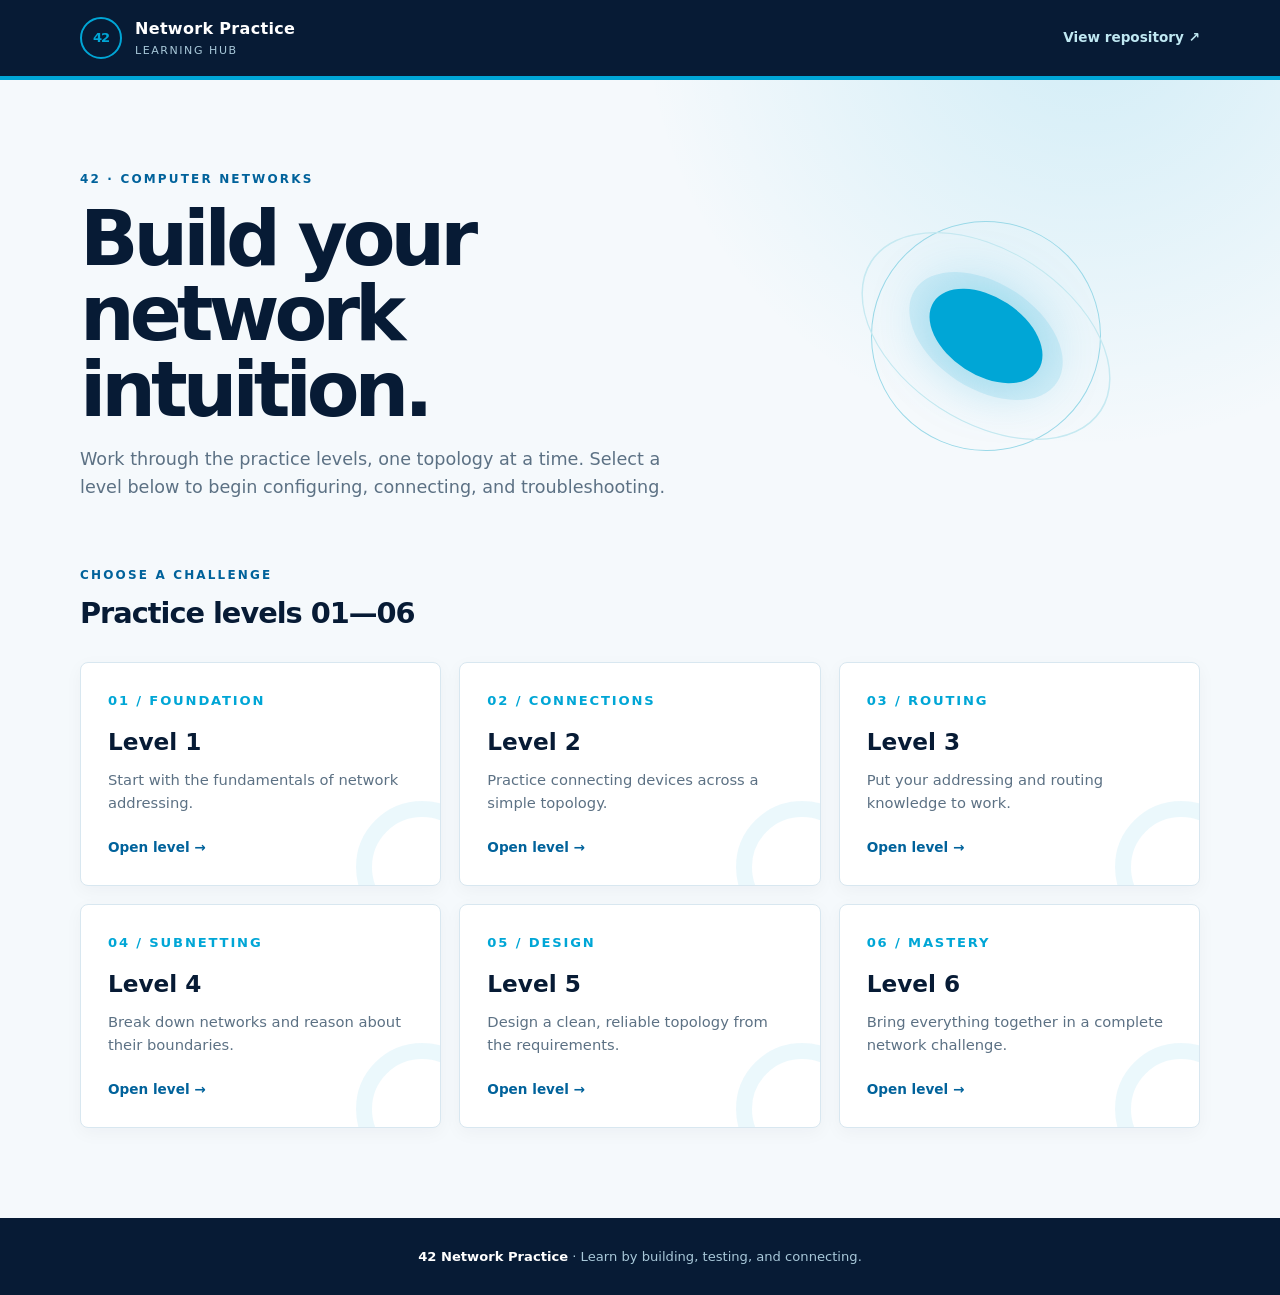
<file: index.html>
<!DOCTYPE html>
<html lang="en">
<head>
  <meta charset="UTF-8" />
  <meta name="viewport" content="width=device-width, initial-scale=1.0" />
  <meta name="description" content="42 Network Practice — choose a level and sharpen your networking skills." />
  <title>42 Network Practice | Learning Hub</title>
  <style>
    :root {
      --navy: #071b35;
      --blue: #00629b;
      --cyan: #00a6d6;
      --ink: #102a43;
      --muted: #5c7184;
      --paper: #f5f9fc;
      --white: #ffffff;
      --line: #d8e7f0;
      --shadow: 0 18px 45px rgba(7, 27, 53, 0.12);
    }

    * { box-sizing: border-box; }

    html { scroll-behavior: smooth; }

    body {
      margin: 0;
      color: var(--ink);
      background:
        radial-gradient(circle at 85% 0%, rgba(0, 166, 214, 0.15), transparent 28rem),
        var(--paper);
      font-family: Inter, ui-sans-serif, system-ui, -apple-system, BlinkMacSystemFont, "Segoe UI", sans-serif;
      line-height: 1.6;
    }

    a { color: inherit; text-decoration: none; }

    .topbar {
      background: var(--navy);
      border-bottom: 4px solid var(--cyan);
      color: var(--white);
    }

    .nav {
      width: min(1120px, calc(100% - 40px));
      margin: auto;
      min-height: 76px;
      display: flex;
      align-items: center;
      justify-content: space-between;
      gap: 24px;
    }

    .brand {
      display: inline-flex;
      align-items: center;
      gap: 13px;
      font-weight: 800;
      letter-spacing: .02em;
    }

    .brand-mark {
      width: 42px;
      height: 42px;
      display: grid;
      place-items: center;
      border: 2px solid var(--cyan);
      border-radius: 50%;
      color: var(--cyan);
      font-size: .82rem;
      font-weight: 900;
      letter-spacing: -.08em;
    }

    .brand small {
      display: block;
      color: #a8c8d9;
      font-size: .69rem;
      font-weight: 500;
      letter-spacing: .14em;
      text-transform: uppercase;
    }

    .github-link {
      color: #bfe8f2;
      font-size: .85rem;
      font-weight: 700;
    }

    .github-link:hover { color: var(--white); }

    main { width: min(1120px, calc(100% - 40px)); margin: auto; }

    .hero {
      display: grid;
      grid-template-columns: 1.2fr .8fr;
      align-items: center;
      gap: 50px;
      padding: 90px 0 65px;
    }

    .eyebrow {
      color: var(--blue);
      font-size: .75rem;
      font-weight: 800;
      letter-spacing: .18em;
      text-transform: uppercase;
    }

    h1 {
      max-width: 700px;
      margin: 12px 0 18px;
      color: var(--navy);
      font-size: clamp(2.7rem, 6vw, 5.4rem);
      line-height: .98;
      letter-spacing: -.065em;
    }

    .hero p {
      max-width: 600px;
      margin: 0;
      color: var(--muted);
      font-size: 1.1rem;
    }

    .hero-art {
      position: relative;
      min-height: 250px;
      display: grid;
      place-items: center;
    }

    .orbit {
      width: 230px;
      height: 230px;
      border: 1px solid #9bd9e8;
      border-radius: 50%;
      transform: rotate(-22deg);
    }

    .orbit::before, .orbit::after {
      content: "";
      position: absolute;
      inset: 28px;
      border: 1px solid #c6e9f1;
      border-radius: 50%;
      transform: rotate(55deg) scaleX(1.6);
    }

    .orbit::after { inset: 75px; background: var(--cyan); border: 0; box-shadow: 0 0 0 14px rgba(0, 166, 214, .12), 0 0 45px rgba(0, 166, 214, .35); }

    .section-heading { margin-bottom: 26px; }
    .section-heading h2 { margin: 5px 0 0; color: var(--navy); font-size: 1.8rem; letter-spacing: -.035em; }

    .levels {
      display: grid;
      grid-template-columns: repeat(3, 1fr);
      gap: 18px;
      padding-bottom: 90px;
    }

    .level-card {
      position: relative;
      overflow: hidden;
      min-height: 220px;
      padding: 27px;
      display: flex;
      flex-direction: column;
      justify-content: space-between;
      background: var(--white);
      border: 1px solid var(--line);
      border-radius: 8px;
      box-shadow: 0 5px 18px rgba(7, 27, 53, .04);
      transition: transform .2s ease, box-shadow .2s ease, border-color .2s ease;
    }

    .level-card::after {
      content: "";
      position: absolute;
      width: 100px;
      height: 100px;
      right: -48px;
      bottom: -48px;
      border: 16px solid rgba(0, 166, 214, .08);
      border-radius: 50%;
    }

    .level-card:hover, .level-card:focus-within {
      transform: translateY(-6px);
      border-color: var(--cyan);
      box-shadow: var(--shadow);
    }

    .level-number { color: var(--cyan); font-size: .82rem; font-weight: 900; letter-spacing: .14em; }
    .level-card h3 { margin: 12px 0 7px; color: var(--navy); font-size: 1.45rem; }
    .level-card p { margin: 0; color: var(--muted); font-size: .92rem; }

    .launch {
      margin-top: 22px;
      color: var(--blue);
      font-size: .85rem;
      font-weight: 800;
    }

    .launch::after { content: "  →"; transition: margin-left .2s ease; }
    .level-card:hover .launch::after { margin-left: 4px; }

    footer {
      padding: 28px 20px;
      background: var(--navy);
      color: #a8c8d9;
      text-align: center;
      font-size: .82rem;
    }

    footer strong { color: var(--white); }

    @media (max-width: 760px) {
      .nav { min-height: 68px; }
      .github-link { display: none; }
      .hero { grid-template-columns: 1fr; gap: 15px; padding: 65px 0 50px; }
      .hero-art { min-height: 180px; }
      .orbit { width: 170px; height: 170px; }
      .levels { grid-template-columns: 1fr; padding-bottom: 60px; }
    }
  </style>
</head>
<body>
  <header class="topbar">
    <nav class="nav" aria-label="Primary navigation">
      <a class="brand" href="index.html" aria-label="42 Network Practice home">
        <span class="brand-mark">42</span>
        <span>Network Practice<small>Learning hub</small></span>
      </a>
      <a class="github-link" href="https://github.com/fuadTamim1/42_net_practice" target="_blank" rel="noopener">View repository ↗</a>
    </nav>
  </header>

  <main>
    <section class="hero" aria-labelledby="page-title">
      <div>
        <div class="eyebrow">42 · Computer Networks</div>
        <h1 id="page-title">Build your network intuition.</h1>
        <p>Work through the practice levels, one topology at a time. Select a level below to begin configuring, connecting, and troubleshooting.</p>
      </div>
      <div class="hero-art" aria-hidden="true"><div class="orbit"></div></div>
    </section>

    <section aria-labelledby="levels-title">
      <div class="section-heading">
        <div class="eyebrow">Choose a challenge</div>
        <h2 id="levels-title">Practice levels 01—06</h2>
      </div>
      <div class="levels">
        <a class="level-card" href="level1.html"><div><div class="level-number">01 / FOUNDATION</div><h3>Level 1</h3><p>Start with the fundamentals of network addressing.</p></div><span class="launch">Open level</span></a>
        <a class="level-card" href="level2.html"><div><div class="level-number">02 / CONNECTIONS</div><h3>Level 2</h3><p>Practice connecting devices across a simple topology.</p></div><span class="launch">Open level</span></a>
        <a class="level-card" href="level3.html"><div><div class="level-number">03 / ROUTING</div><h3>Level 3</h3><p>Put your addressing and routing knowledge to work.</p></div><span class="launch">Open level</span></a>
        <a class="level-card" href="level4.html"><div><div class="level-number">04 / SUBNETTING</div><h3>Level 4</h3><p>Break down networks and reason about their boundaries.</p></div><span class="launch">Open level</span></a>
        <a class="level-card" href="level5.html"><div><div class="level-number">05 / DESIGN</div><h3>Level 5</h3><p>Design a clean, reliable topology from the requirements.</p></div><span class="launch">Open level</span></a>
        <a class="level-card" href="level6.html"><div><div class="level-number">06 / MASTERY</div><h3>Level 6</h3><p>Bring everything together in a complete network challenge.</p></div><span class="launch">Open level</span></a>
      </div>
    </section>
  </main>

  <footer><strong>42 Network Practice</strong> · Learn by building, testing, and connecting.</footer>
</body>
</html>
</file>
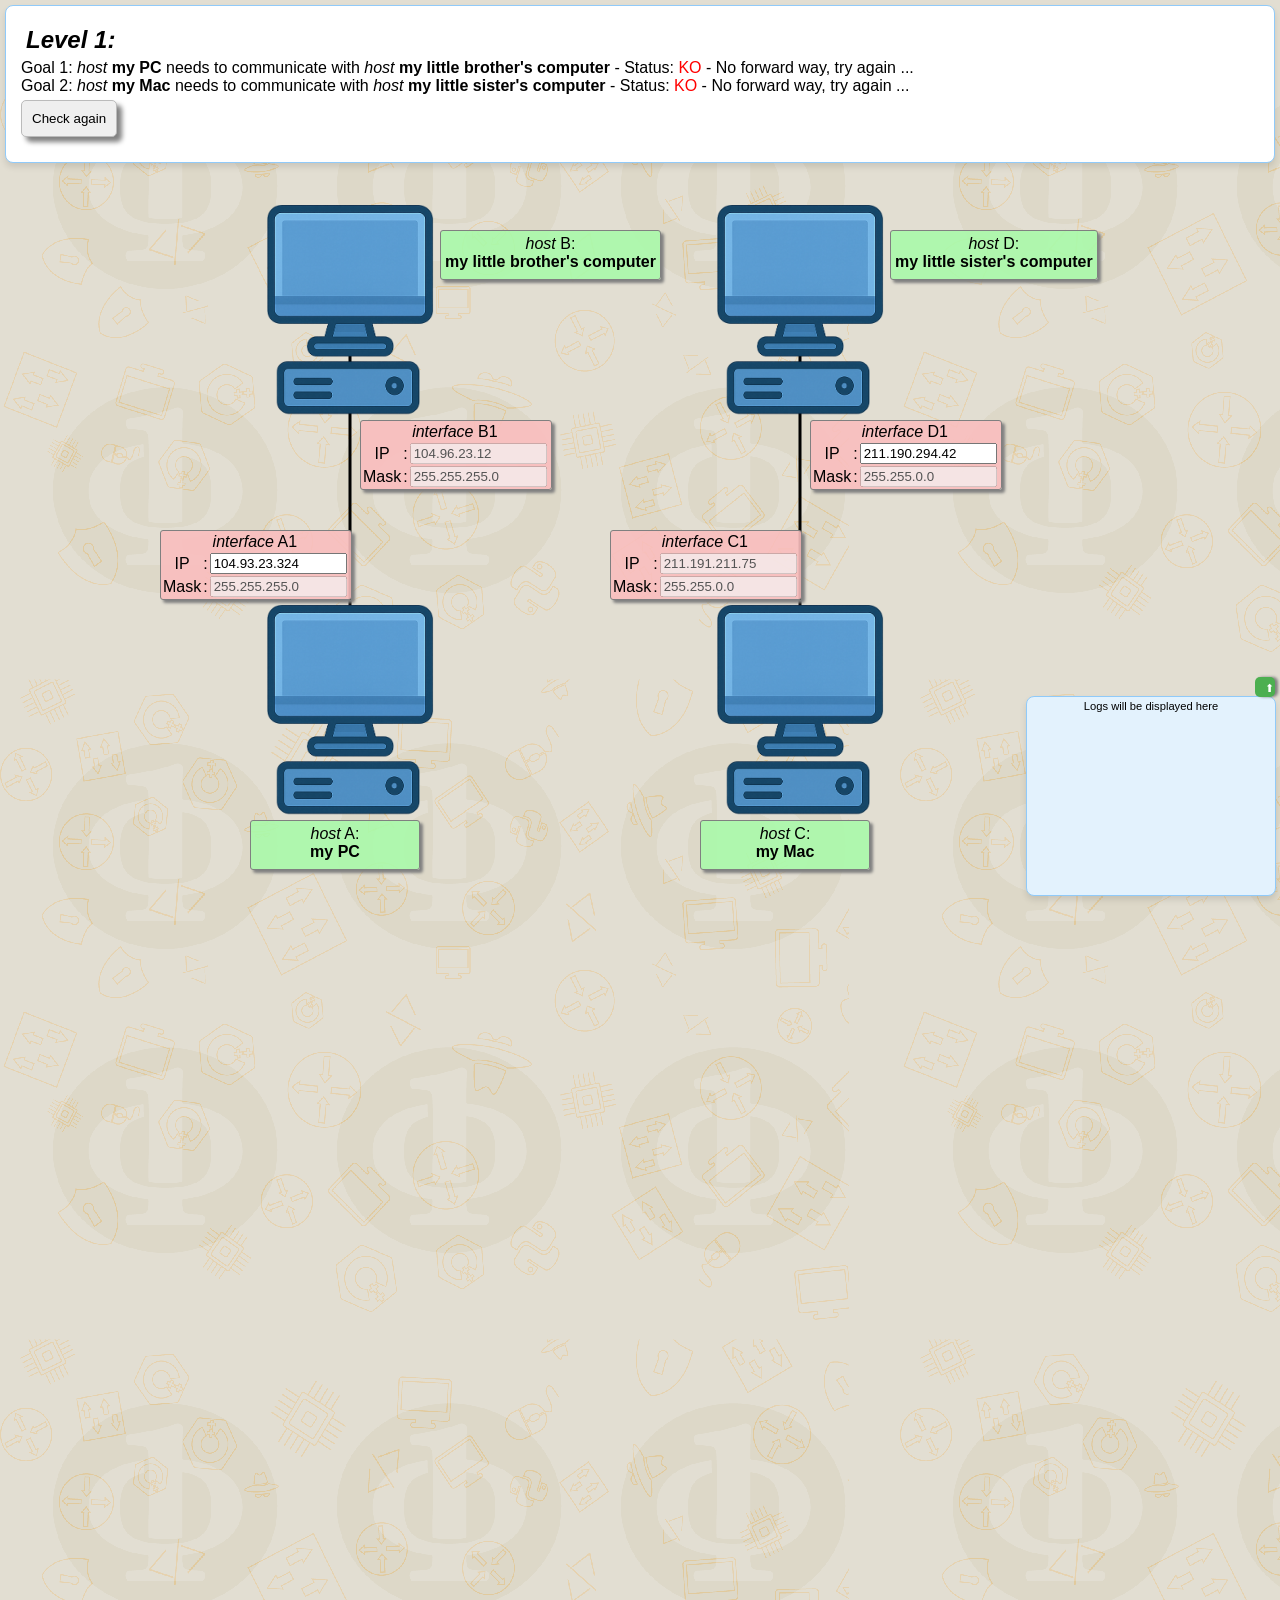
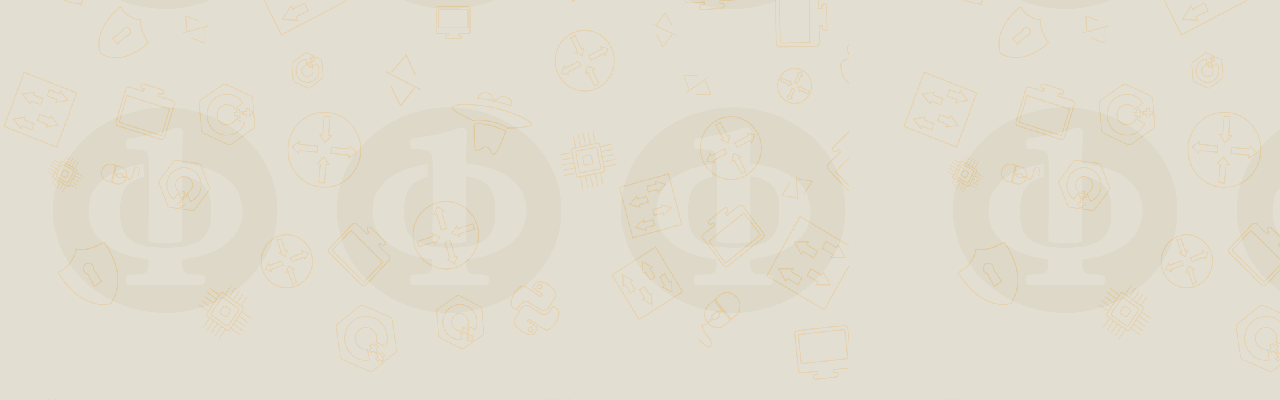
<file: level1.html>
<html>
  <head>
    <link rel="stylesheet" type="text/css" href="css/netpractice.css">
    <script src="js/level1.js"></script>
    <script src="js/show.js"></script>
    <script src="js/sim.js"></script>
    <meta charset="UTF-8">
    <style>
      .pop-up {
        position: fixed;
        left: 50%;
        top: 50%;
        transform: translate(-50%, -50%);
        border: 1px solid #ccc;
        padding: 20px;
        background-color: white;
        z-index: 1000;
      }

      .hidden {
        display: none;
      }
    </style>
  </head>

  <body>
    <div id='goals_id' class='goals_div'></div>
    <div id='root_id'>
      <svg class="svg_layer" height="2000px" width="2000px" id="sl"></svg>
    </div>
    <div id='logs_container_id' class='logs_div'>
	  <div id='logs_id' class='logs_inner' ></div>
      <div id='logs_button_id' class='logs_button'>⬆</div>
	</div>
    <div class="pop-up hidden" id="flag-popup">
      <p id="flag-text">FLAG{REPLACE_ME}</p>
      <button onclick="document.getElementById('flag-popup').classList.add('hidden');">Close</button>
    </div>
    <div id="popup-backdrop" class="hidden" style="position: fixed; top: 0; left: 0; right: 0; bottom: 0; background: rgba(0,0,0,0.5); z-index: 9998;" onclick="document.getElementById('flag-popup').classList.add('hidden'); document.getElementById('popup-backdrop').classList.add('hidden');"></div>
    <script> load_board(); </script>
  </body>
</html>
</file>
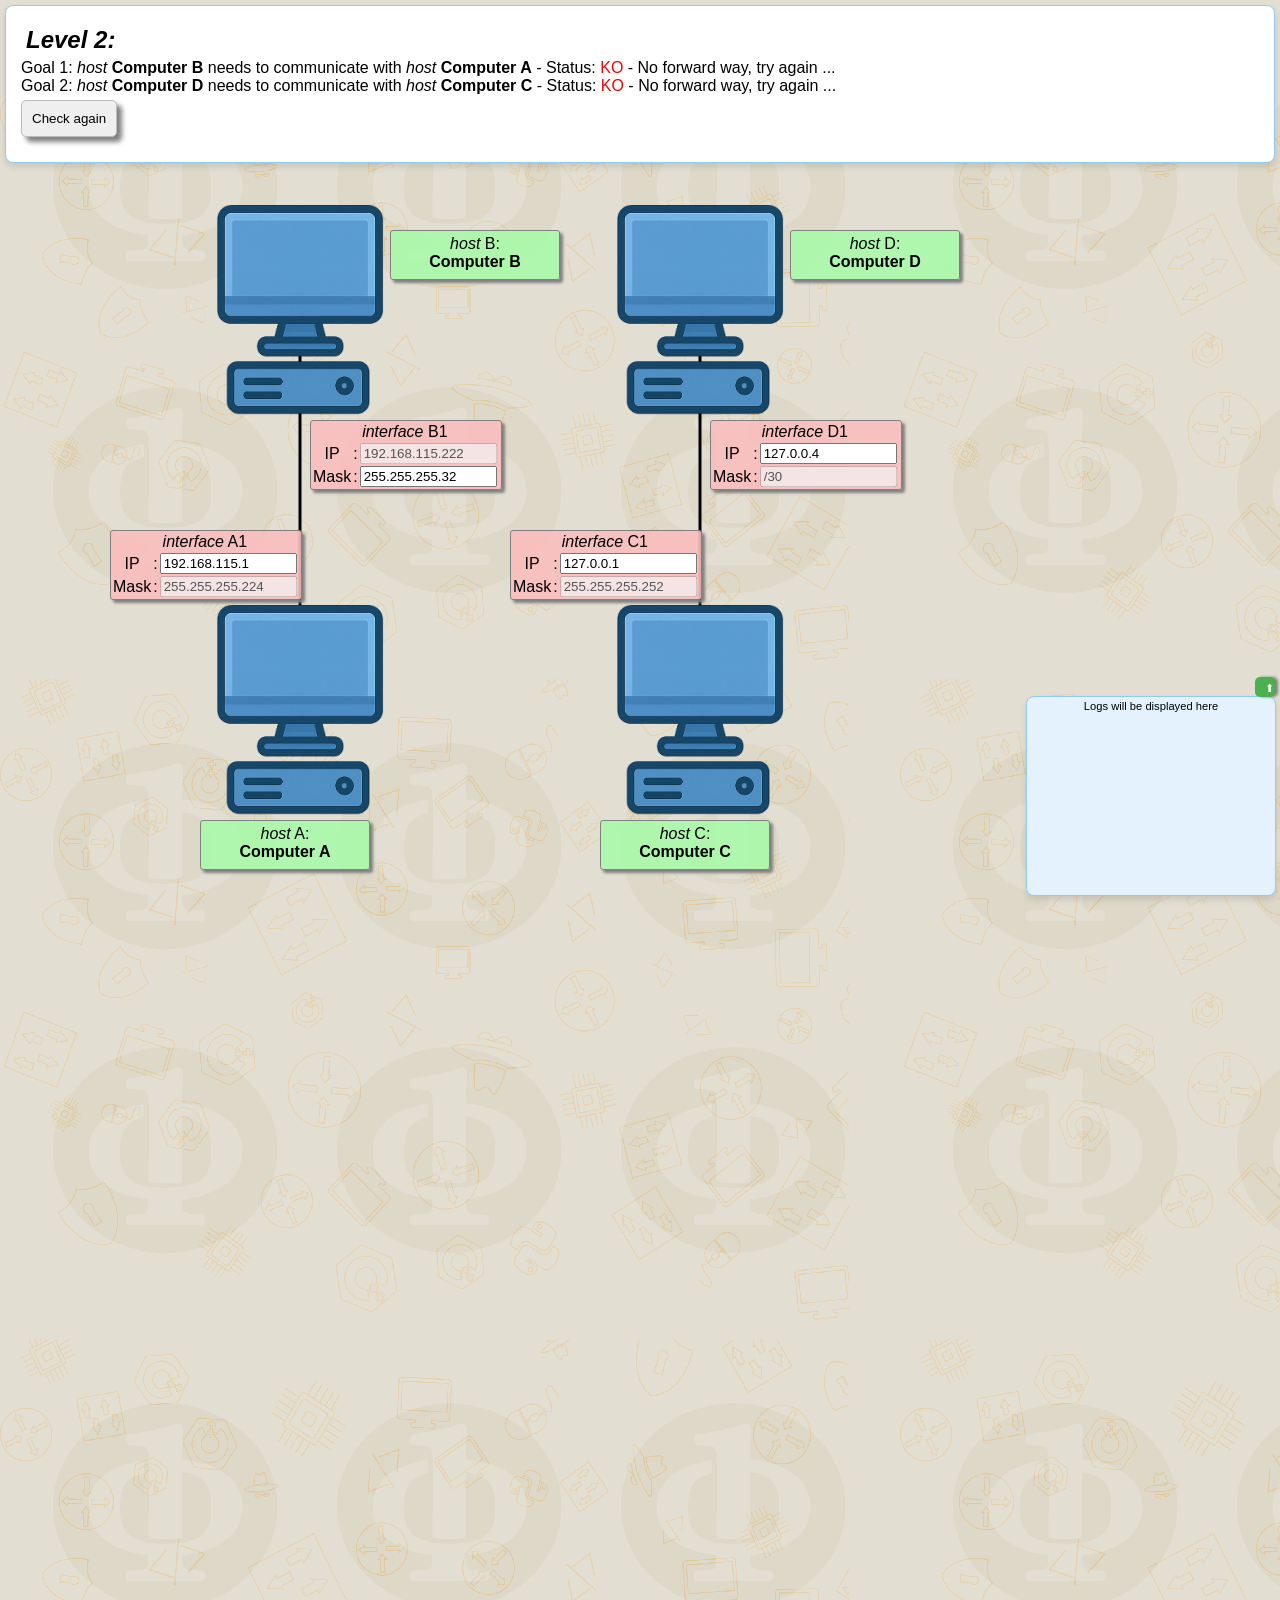
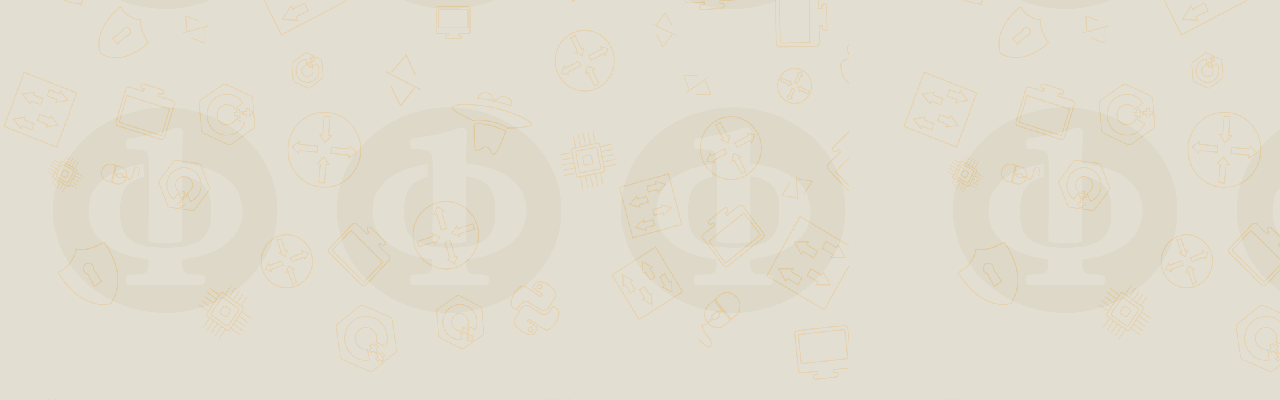
<file: level2.html>
<html>
  <head>
    <link rel="stylesheet" type="text/css" href="css/netpractice.css">
    <script src="js/level2.js"></script>
    <script src="js/show.js"></script>
    <script src="js/sim.js"></script>
    <meta charset="UTF-8">
    <style>
      .pop-up {
        position: fixed;
        left: 50%;
        top: 50%;
        transform: translate(-50%, -50%);
        border: 1px solid #ccc;
        padding: 20px;
        background-color: white;
        z-index: 1000;
      }

      .hidden {
        display: none;
      }
    </style>
  </head>

  <body>
    <div id='goals_id' class='goals_div'></div>
    <div id='root_id'>
      <svg class="svg_layer" height="2000px" width="2000px" id="sl"></svg>
    </div>
    <div id='logs_container_id' class='logs_div'>
	  <div id='logs_id' class='logs_inner' ></div>
      <div id='logs_button_id' class='logs_button'>⬆</div>
	</div>
    <div class="pop-up hidden" id="flag-popup">
      <p id="flag-text">FLAG{REPLACE_ME}</p>
      <button onclick="document.getElementById('flag-popup').classList.add('hidden'); document.getElementById('popup-backdrop').classList.add('hidden');">Close</button>
    </div>
    <div id="popup-backdrop" class="hidden" style="position: fixed; top: 0; left: 0; right: 0; bottom: 0; background: rgba(0,0,0,0.5); z-index: 9998;" onclick="document.getElementById('flag-popup').classList.add('hidden'); document.getElementById('popup-backdrop').classList.add('hidden');"></div>
    <script> load_board(); </script>
  </body>
</html>
</file>
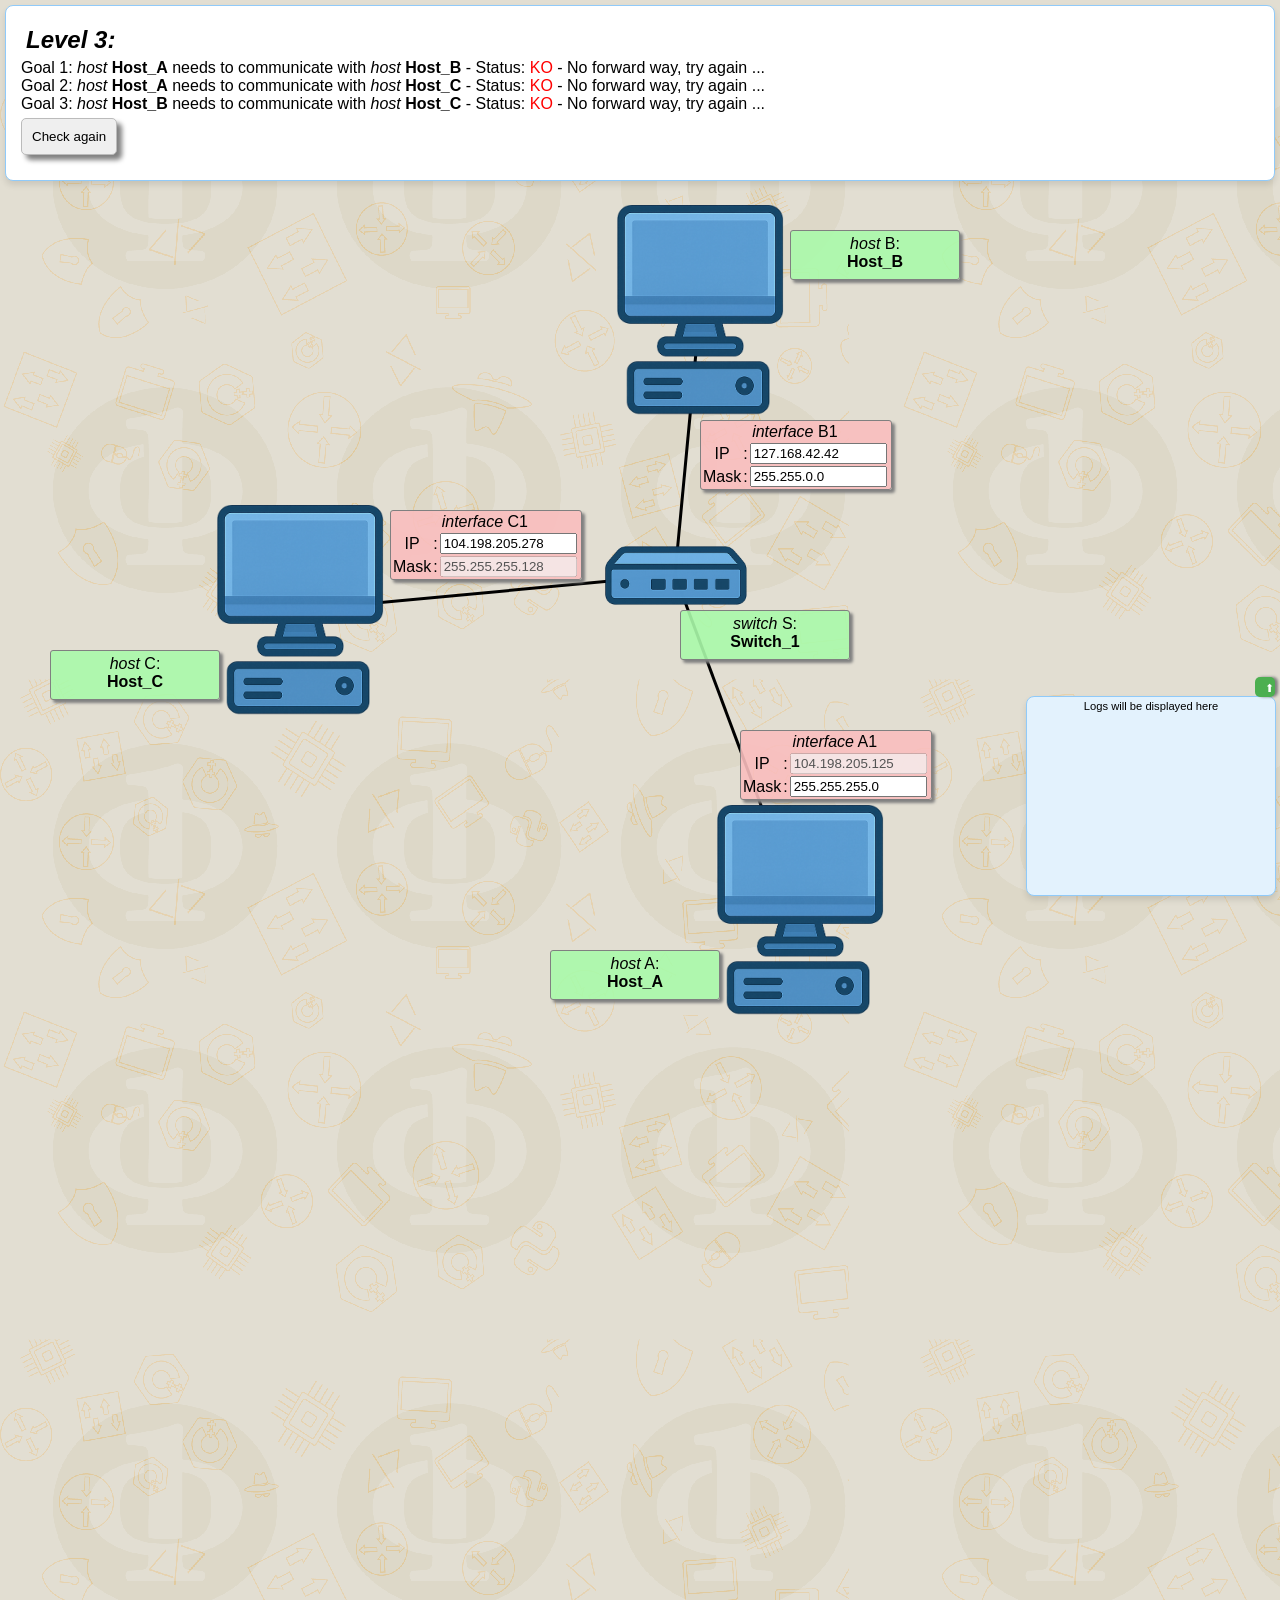
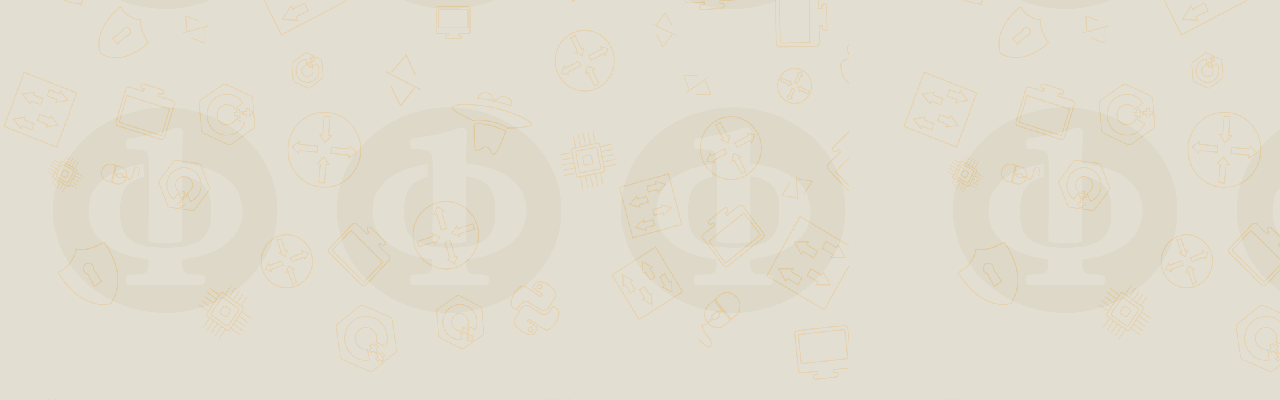
<file: level3.html>
<html>
  <head>
    <link rel="stylesheet" type="text/css" href="css/netpractice.css">
    <script src="js/level3.js"></script>
    <script src="js/show.js"></script>
    <script src="js/sim.js"></script>
    <meta charset="UTF-8">
    <style>
      .pop-up {
        position: fixed;
        left: 50%;
        top: 50%;
        transform: translate(-50%, -50%);
        border: 1px solid #ccc;
        padding: 20px;
        background-color: white;
        z-index: 1000;
      }

      .hidden {
        display: none;
      }
    </style>
  </head>

  <body>
    <div id='goals_id' class='goals_div'></div>
    <div id='root_id'>
      <svg class="svg_layer" height="2000px" width="2000px" id="sl"></svg>
    </div>
    <div id='logs_container_id' class='logs_div'>
	  <div id='logs_id' class='logs_inner' ></div>
      <div id='logs_button_id' class='logs_button'>⬆</div>
	</div>

    <div class="pop-up hidden" id="flag-popup">
      <p id="flag-text">FLAG{REPLACE_ME}</p>
      <button onclick="document.getElementById('flag-popup').classList.add('hidden'); document.getElementById('popup-backdrop').classList.add('hidden');">Close</button>
    </div>
    <div id="popup-backdrop" class="hidden" style="position: fixed; top: 0; left: 0; right: 0; bottom: 0; background: rgba(0,0,0,0.5); z-index: 9998;" onclick="document.getElementById('flag-popup').classList.add('hidden'); document.getElementById('popup-backdrop').classList.add('hidden');"></div>

    <script> load_board(); </script>
  </body>
</html>
</file>
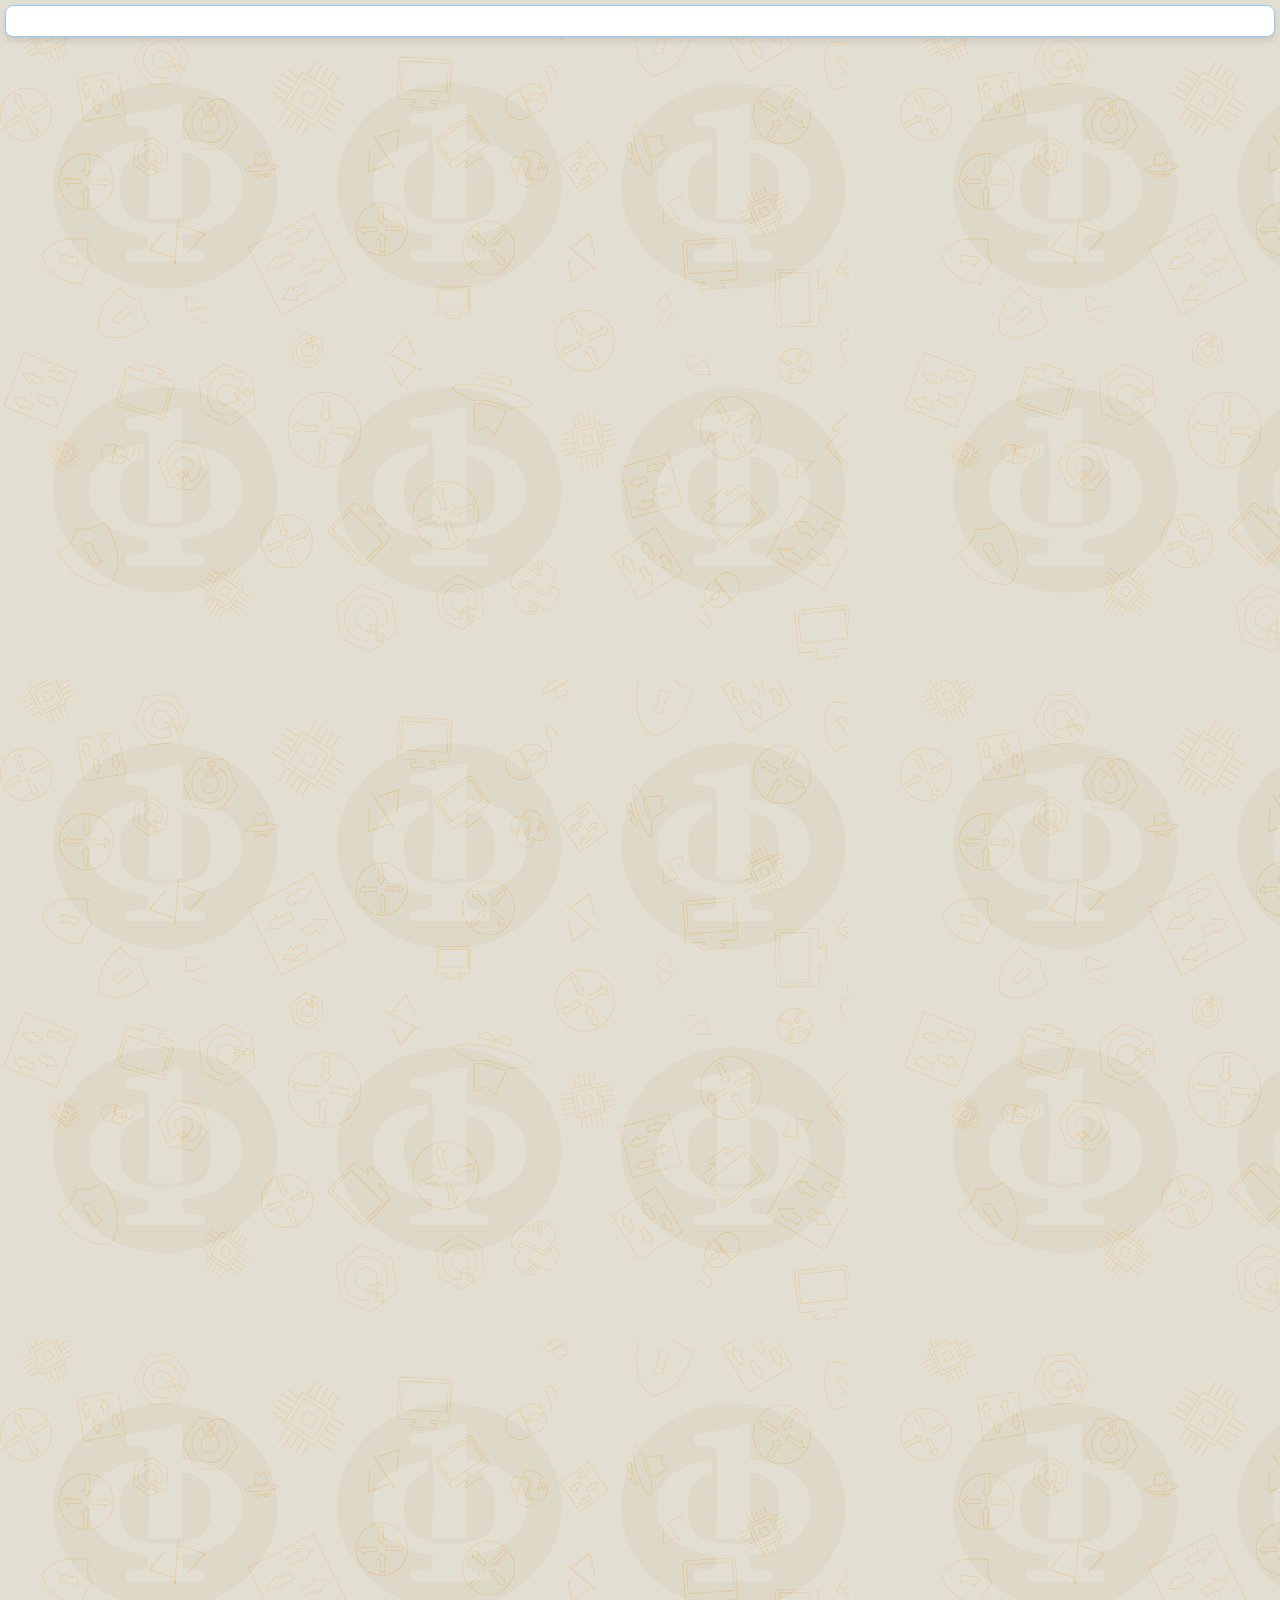
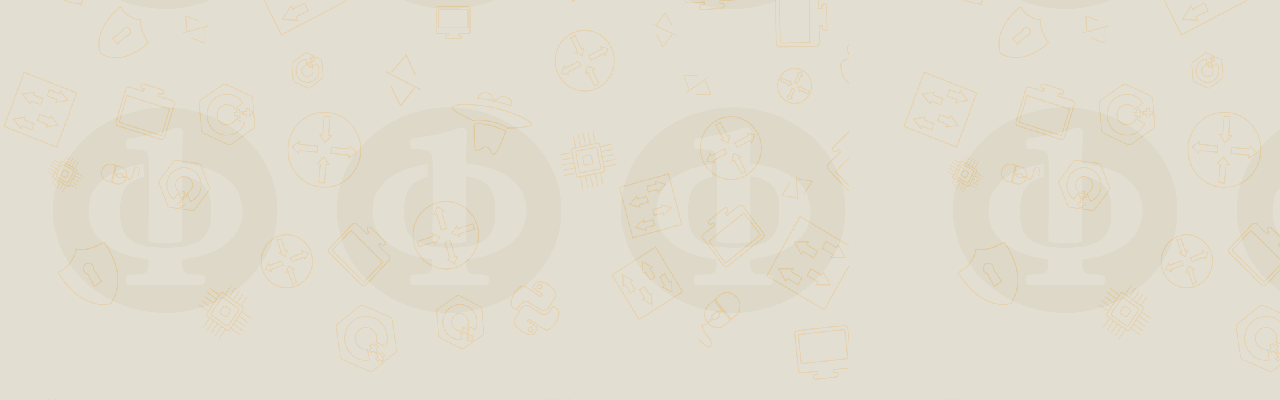
<file: level4.html>
<html>
  <head>
    <link rel="stylesheet" type="text/css" href="css/netpractice.css">
    <script src="js/level4.js"></script>
    <script src="js/show.js"></script>
    <script src="js/sim.js"></script>
    <meta charset="UTF-8">
    <style>
      .pop-up {
        position: fixed;
        left: 50%;
        top: 50%;
        transform: translate(-50%, -50%);
        border: 1px solid #ccc;
        padding: 20px;
        background-color: white;
        z-index: 1000;
      }

      .hidden {
        display: none;
      }
    </style>
  </head>

  <body>
    <div id='goals_id' class='goals_div'></div>
    <div id='root_id'>
      <svg class="svg_layer" height="2000px" width="2000px" id="sl"></svg>
    </div>
    <div class="pop-up hidden" id="flag-popup">
      <p id="flag-text">FLAG{REPLACE_ME}</p>
      <button onclick="document.getElementById('flag-popup').classList.add('hidden'); document.getElementById('popup-backdrop').classList.add('hidden');">Close</button>
    </div>
    <div id="popup-backdrop" class="hidden" style="position: fixed; top: 0; left: 0; right: 0; bottom: 0; background: rgba(0,0,0,0.5); z-index: 9998;" onclick="document.getElementById('flag-popup').classList.add('hidden'); document.getElementById('popup-backdrop').classList.add('hidden');"></div>
  </body>
</html>
</file>
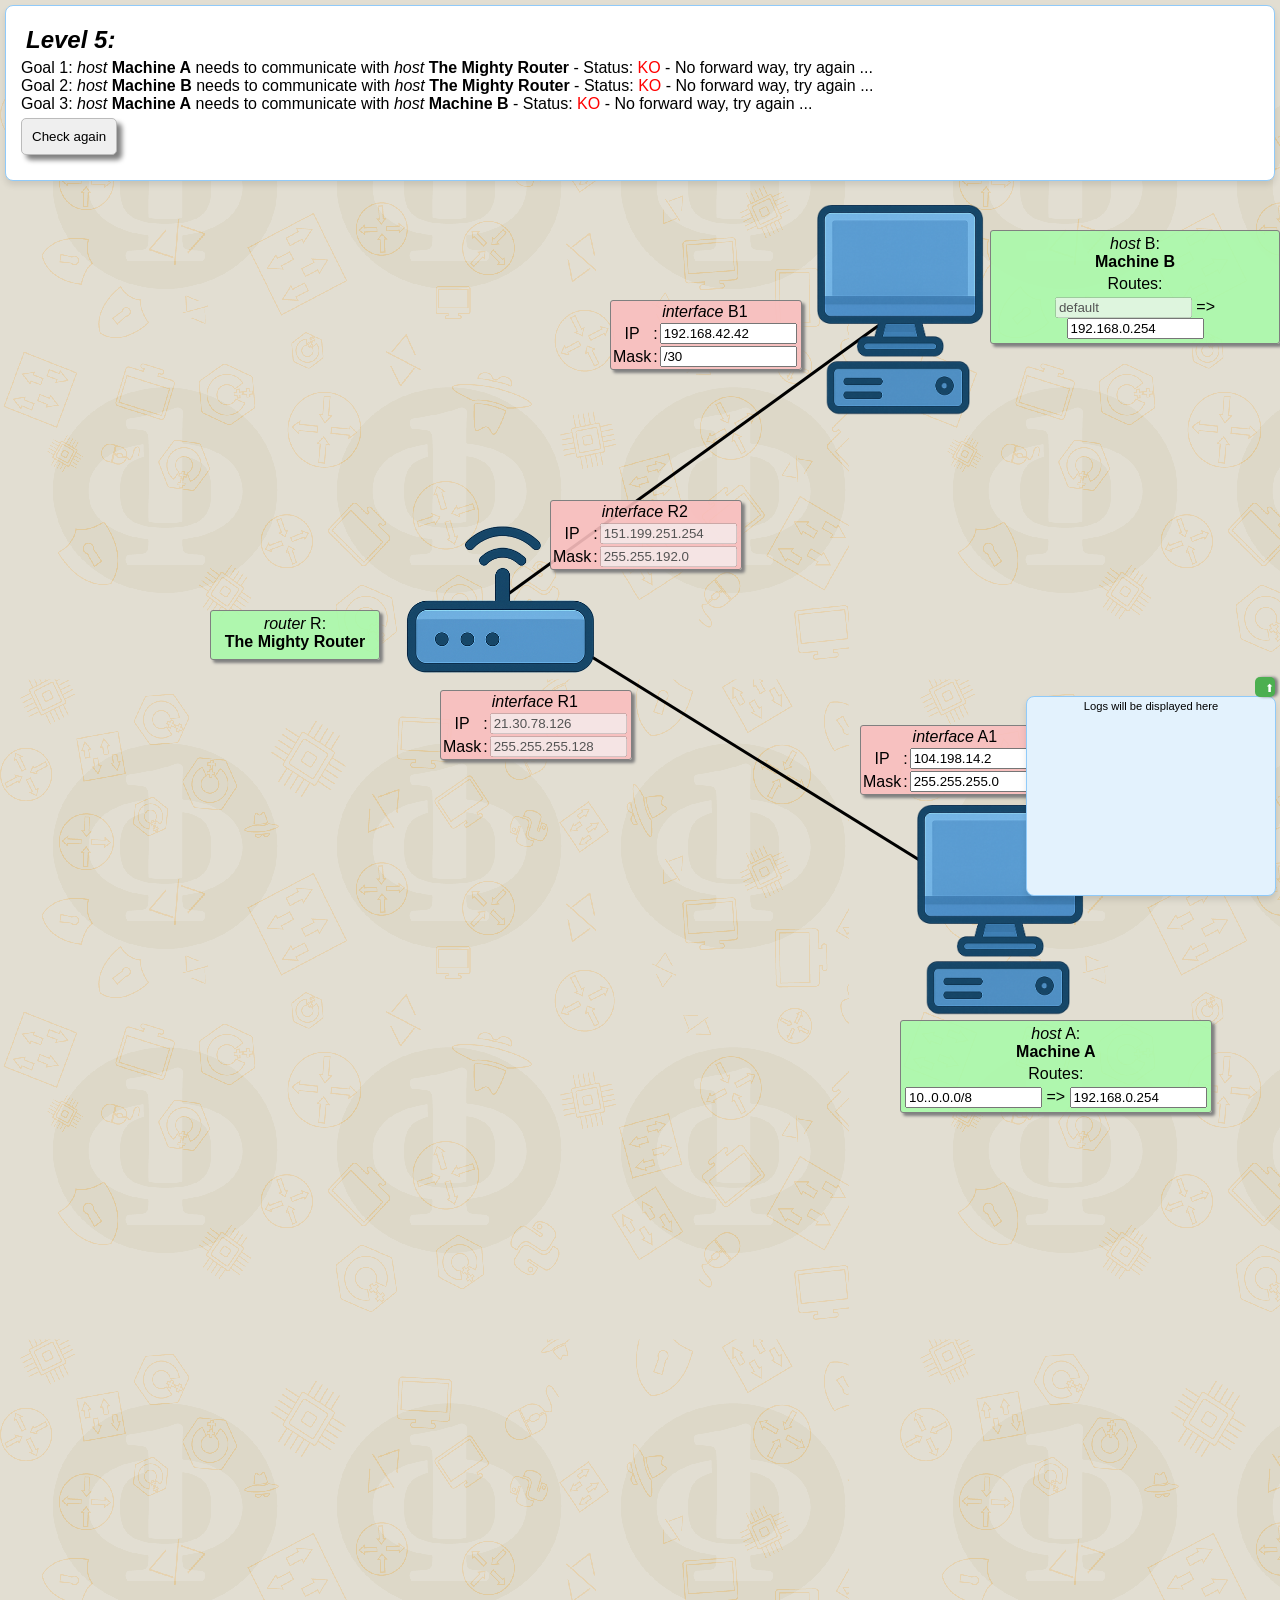
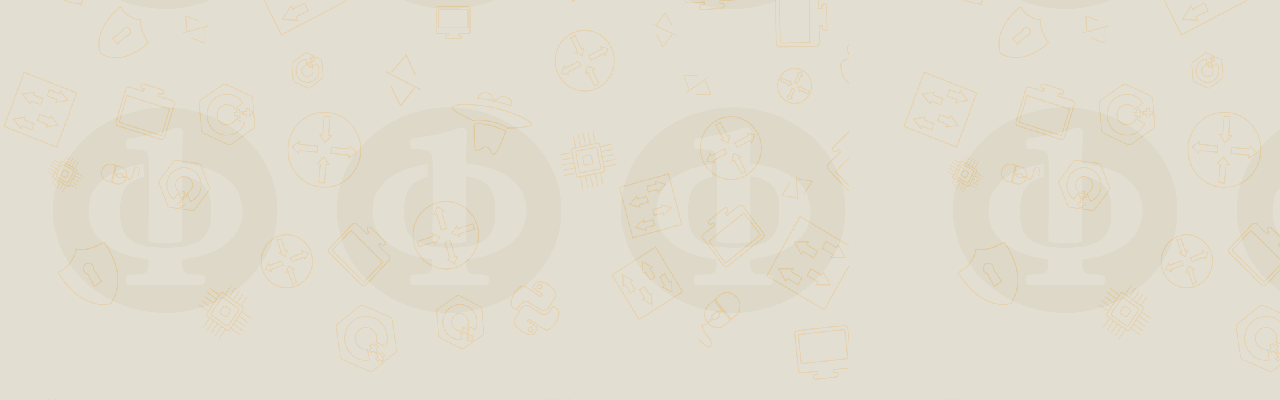
<file: level5.html>
<html>
  <head>
    <link rel="stylesheet" type="text/css" href="css/netpractice.css">
    <script src="js/level5.js"></script>
    <script src="js/show.js"></script>
    <script src="js/sim.js"></script>
    <meta charset="UTF-8">
    <style>
      .pop-up {
        position: fixed;
        left: 50%;
        top: 50%;
        transform: translate(-50%, -50%);
        border: 1px solid #ccc;
        padding: 20px;
        background-color: white;
        z-index: 1000;
      }

      .hidden {
        display: none;
      }
    </style>
  </head>

  <body>
    <div id='goals_id' class='goals_div'></div>
    <div id='root_id'>
      <svg class="svg_layer" height="2000px" width="2000px" id="sl"></svg>
    </div>
    <div id='logs_container_id' class='logs_div'>
	  <div id='logs_id' class='logs_inner' ></div>
      <div id='logs_button_id' class='logs_button'>⬆</div>
	</div>

    <div class="pop-up hidden" id="flag-popup">
      <p id="flag-text">FLAG{REPLACE_ME}</p>
      <button onclick="document.getElementById('flag-popup').classList.add('hidden'); document.getElementById('popup-backdrop').classList.add('hidden');">Close</button>
    </div>
    <div id="popup-backdrop" class="hidden" style="position: fixed; top: 0; left: 0; right: 0; bottom: 0; background: rgba(0,0,0,0.5); z-index: 9998;" onclick="document.getElementById('flag-popup').classList.add('hidden'); document.getElementById('popup-backdrop').classList.add('hidden');"></div>

    <script> load_board(); </script>
  </body>
</html>
</file>
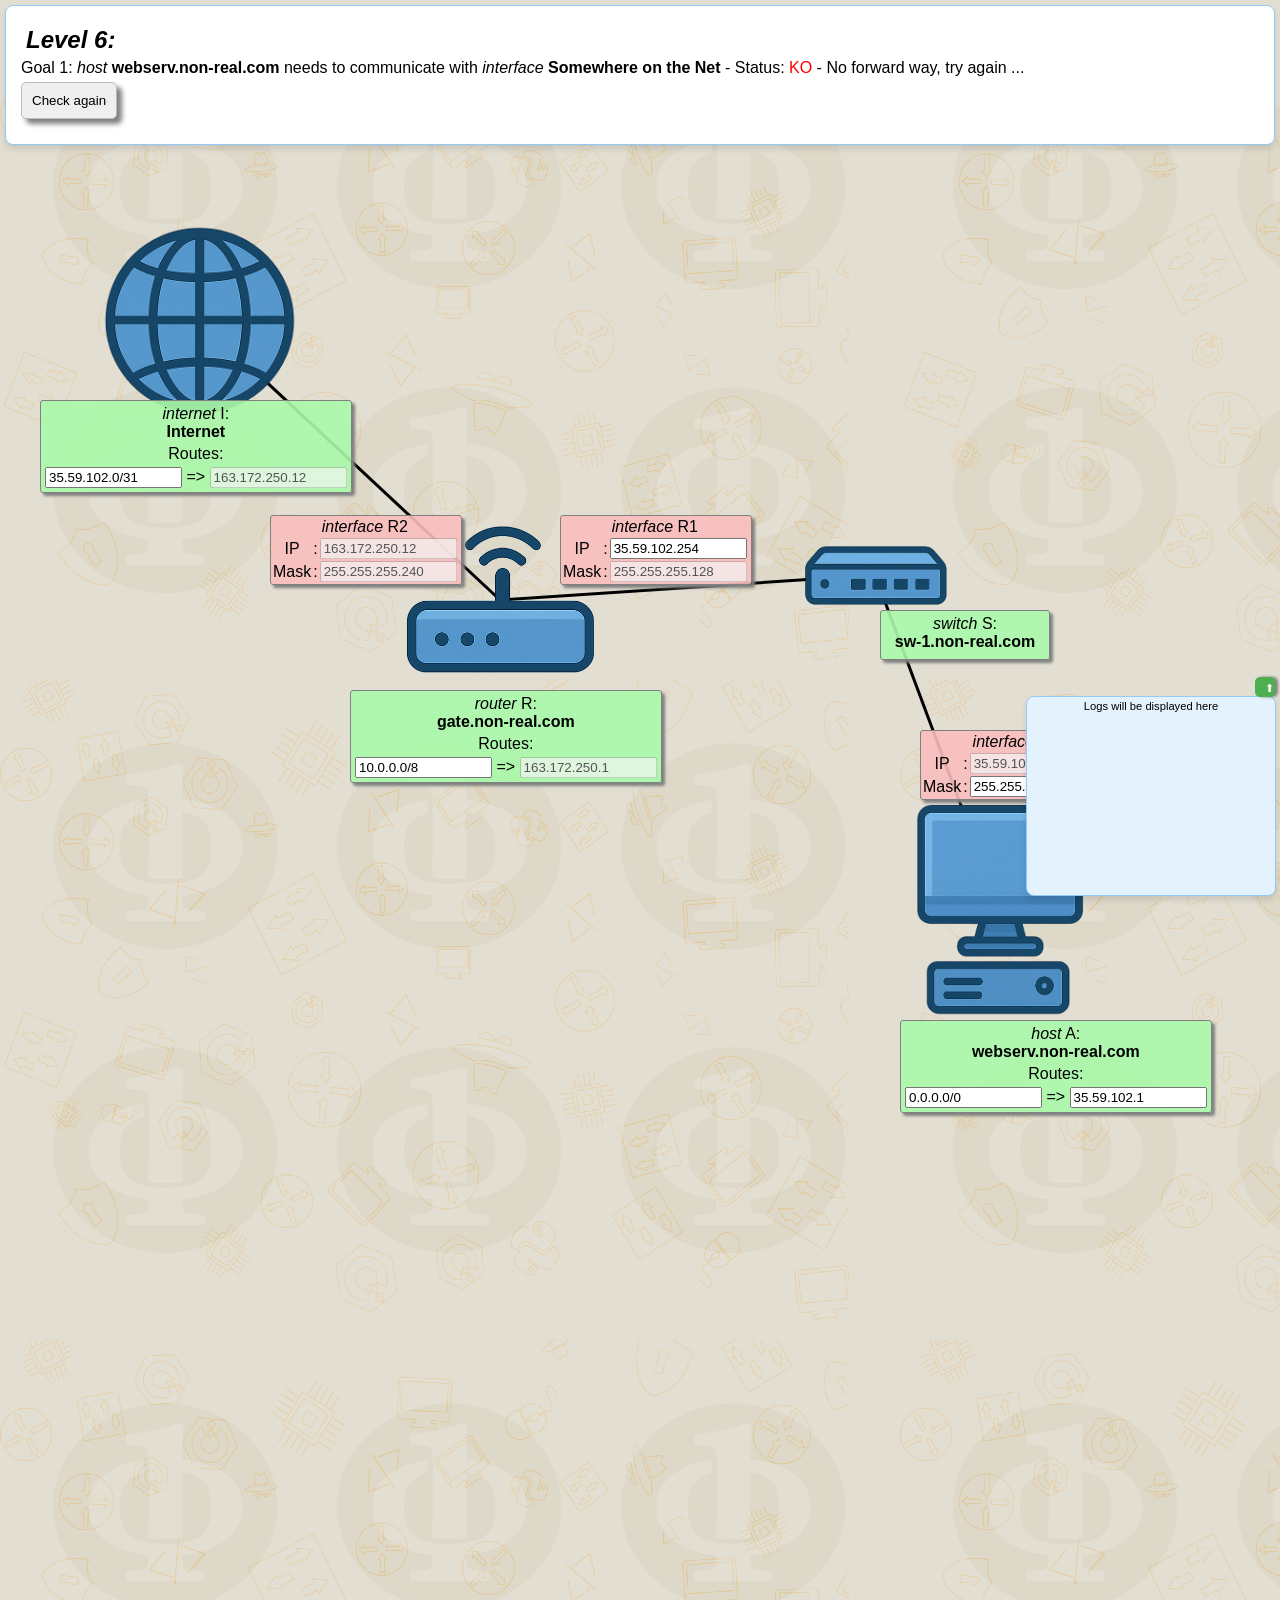
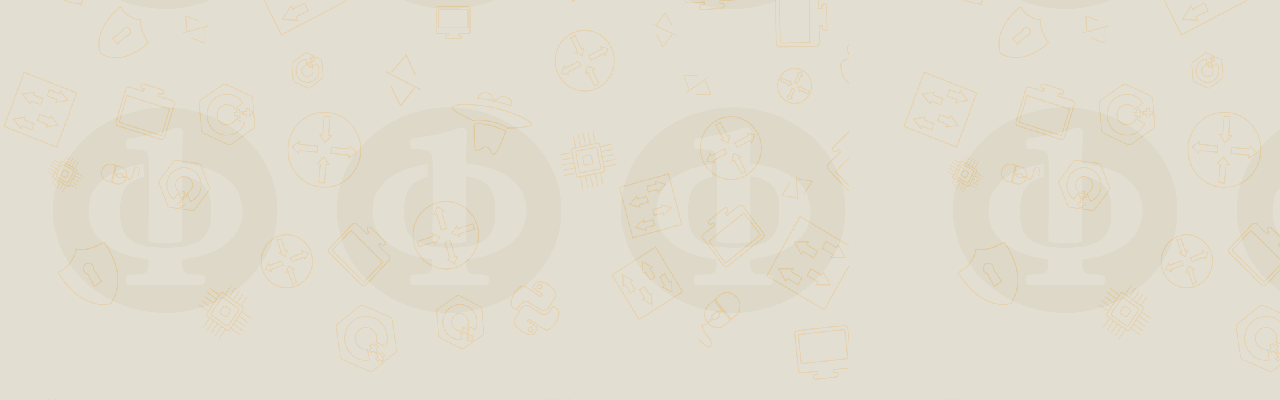
<file: level6.html>
<html>
  <head>
    <link rel="stylesheet" type="text/css" href="css/netpractice.css">
    <script src="js/level6.js"></script>
    <script src="js/show.js"></script>
    <script src="js/sim.js"></script>
    <meta charset="UTF-8">
    <style>
      .pop-up {
        position: fixed;
        left: 50%;
        top: 50%;
        transform: translate(-50%, -50%);
        border: 1px solid #ccc;
        padding: 20px;
        background-color: white;
        z-index: 1000;
      }

      .hidden {
        display: none;
      }
    </style>
  </head>

  <body>
    <div id='goals_id' class='goals_div'></div>
    <div id='root_id'>
      <svg class="svg_layer" height="2000px" width="2000px" id="sl"></svg>
    </div>
    <div id='logs_container_id' class='logs_div'>
	  <div id='logs_id' class='logs_inner' ></div>
      <div id='logs_button_id' class='logs_button'>⬆</div>
	</div>

    <div class="pop-up hidden" id="flag-popup">
      <p id="flag-text">FLAG{REPLACE_ME}</p>
      <button onclick="document.getElementById('flag-popup').classList.add('hidden'); document.getElementById('popup-backdrop').classList.add('hidden');">Close</button>
    </div>
    <div id="popup-backdrop" class="hidden" style="position: fixed; top: 0; left: 0; right: 0; bottom: 0; background: rgba(0,0,0,0.5); z-index: 9998;" onclick="document.getElementById('flag-popup').classList.add('hidden'); document.getElementById('popup-backdrop').classList.add('hidden');"></div>

    <script> load_board(); </script>
  </body>
</html>
</file>
<file: css/netpractice.css>
/* net Practice CSS */
/* Warning : some parameters are set / modified by script */


body {
    font-family: "Arial", sans-serif;
    padding:0px;
    margin:0px;
	background: url("../img/site-bg.png");
}


* {
    box-sizing: border-box;
}



.fade-in {
    opacity: 0;
    animation: fadeInUp .6s ease-out forwards;
}

@keyframes fadeInUp {
    from {
        opacity: 0;
        transform: translateY(20px);
    }
    to {
        opacity: 1;
        transform: translateY(0);
    }
}



/* message box in index.html */

.intro_div {
    background-color: #EEEEEE;
    border: 1px solid #BBBBBB;
    border-radius: 10px;
    padding:20px;
    width:30%;
    margin:auto;
    margin-top: 15%;
    /* text-align: left; */
    box-shadow: 5px 5px 5px gray;

}

.intro_div img {
	width: 25%;
}

.intro_div .tabs {
	margin-top: 20px;
	display: flex;
	flex-direction: row;
	width: 100%;
	align-items: center;
	border-bottom: 1px solid black;
	margin-bottom: 2em;
	gap: 10px;
	padding-left: 5px;
	padding-right: 5px;
}

.intro_div .tabs div {
	flex: 1;
	text-align: center;
	padding: 10px;
	border-top-left-radius: 5px;
	border-top-right-radius: 5px;
    box-shadow: 3px 0px 5px gray;
	border: 0px solid white;
	cursor: pointer;
}


.tab {
	display: none;
	align-items: center;
	flex-direction: column;
	text-align: center;
}


	
.intro_div input {
	padding: 10px;
	margin-top: 5px;
	margin-bottom: 10px;
	border-radius: 5px;
    border: 2px solid #BBBBBB;
	box-shadow: 5px 5px 5px gray;
    transition: transform 0.3s ease;
}

.intro_div input:hover {
	box-shadow: 5px 7px 5px gray;
	transform: translate(-2px, -2px);
}

/* goals div */
.goals_div {
	margin: 5px;
    background-color: #FFFFFF;
    width:calc(100% - 10px);
    border:1px solid #BBBBBB;
    border-radius:5px;
    padding: 5px;
	box-shadow: 3px 3px 3px gray;
}

.goals_div h2 {
    margin:5px;
    font-style:italic;
}

.goals_div input {
	padding: 10px;
	margin-top: 5px;
	margin-bottom: 10px;
	border-radius: 5px;
    border: 1px solid #BBBBBB;
	box-shadow: 5px 5px 5px gray;
	transition: transform 0.3s ease;
}

.goals_div input:hover {
	box-shadow: 5px 7px 5px gray;
	transform: translate(-2px, -2px);
}



/* SVG layer */
.svg_layer {
    z-index:-4;
    position:absolute;
    top:0px;
    left:0px;
}


/* logs window */
.logs_div {
    background-color: #cce6ff;
    border:1px solid gray;
    border-top-left-radius:3px;
    border-bottom-left-radius:3px;
    border-bottom-right-radius:3px;
    position:fixed;
    bottom:0px;
    right:0px;
    width:250px;
    height:200px;
    font-size:70%;
	margin: 4px;
	box-shadow: 3px 3px 3px gray;
}

.logs_button {
    background-color: #cce6ff;
    position:absolute;
	top:-20px;
	width: 20px;
	height: 20px;
	right: 0px;
	box-shadow: 3px 0px 3px gray;
    border:1px solid gray;
	border-bottom: 0px solid gray;
	border-top-left-radius: 3px;
	border-top-right-radius: 3px;
	text-align: center;
	vertical-align: middle;
	cursor: pointer;
}

.logs_inner {
	width: 100%;
	height: 100%;
    overflow-y: scroll;
    position:absolute;
	top: 0px;
	left: 0px;
	padding: 3px;
}

/* host div (image) */
.host_div {
    background-size:contain;
    background-repeat: no-repeat;
    background-position: center;
    /* will be updated by script : position, top, left, width, height, background-image */
}


/* host info (name, route) div */
.host_info_div {
    min-width: 170px;
    min-height: 50px;
    background-color:rgba(170, 250, 170, 0.9);
    /* border: 3px solid rgba(150, 150, 255, 0.9); */
	border: 1px solid gray;
    border-radius: 3px;	
	box-shadow: 3px 3px 3px gray;
	padding: 1px;
    /* will be updated by script : position, top, left */
}

.host_info_div table {
	width: 100%;
}
.host_info_div table td {
	text-align:center;
}


.if_tab {
    border-collapse: collapse;
}

/* interface div */
.itf_div {
    min-width: 176px;
    height: 70px;
    background-color: rgba(250, 190, 190, 0.9);
	/* border: 3px solid rgba(150, 150, 150, 0.9); */
	border: 1px solid gray;
    border-radius: 3px;
	box-shadow: 3px 3px 3px gray;
	padding: 1px;
    /* will be updated by script : position, top, left */
}

.itf_div table {
	width:100%;
}
.itf_div table td {
	text-align:center;
}

/* intro footnote */
.footnote {
    font-size:70%;
    font-style:italic;
}

/* Flag Pop-up Styles */
.pop-up {
  position: fixed;
  left: 50%;
  top: 50%;
  transform: translate(-50%, -50%);
  border: 2px solid #4CAF50;
  padding: 30px;
  background-color: #f9f9f9;
  z-index: 9999;
  box-shadow: 0px 8px 15px rgba(0, 0, 0, 0.3);
  border-radius: 10px;
  text-align: center;
  font-family: "Arial", sans-serif;
  animation: fadeIn 0.5s ease-in-out;
  min-width: 300px;
  max-width: 500px;
  word-wrap: break-word;
}

.pop-up p {
  font-size: 18px;
  color: #333;
  margin-bottom: 20px;
  font-weight: bold;
}

.pop-up button {
  padding: 10px 20px;
  background-color: #4CAF50;
  color: white;
  border: none;
  border-radius: 5px;
  cursor: pointer;
  font-size: 16px;
  transition: background-color 0.3s;
}

.pop-up button:hover {
  background-color: #45a049;
}

.hidden {
  display: none !important;
}

/* Fade-in animation */
@keyframes fadeIn {
  from {
    opacity: 0;
    transform: translate(-50%, -50%) scale(0.9);
  }
  to {
    opacity: 1;
    transform: translate(-50%, -50%) scale(1);
  }
}


.goals_div {
  background-color: #ffffff;
  border: 1px solid #90caf9;
  border-radius: 8px;
  padding: 15px;
  box-shadow: 0px 4px 6px rgba(0, 0, 0, 0.1);
}

.logs_div {
  background-color: #e3f2fd;
  border: 1px solid #90caf9;
  border-radius: 8px;
  box-shadow: 0px 4px 6px rgba(0, 0, 0, 0.1);
}

.logs_button {
  background-color: #4CAF50;
  color: white;
  border: none;
  border-radius: 5px;
  cursor: pointer;
  padding: 5px 10px;
  transition: background-color 0.3s;
}

.logs_button:hover {
  background-color: #45a049;
}
</file>
